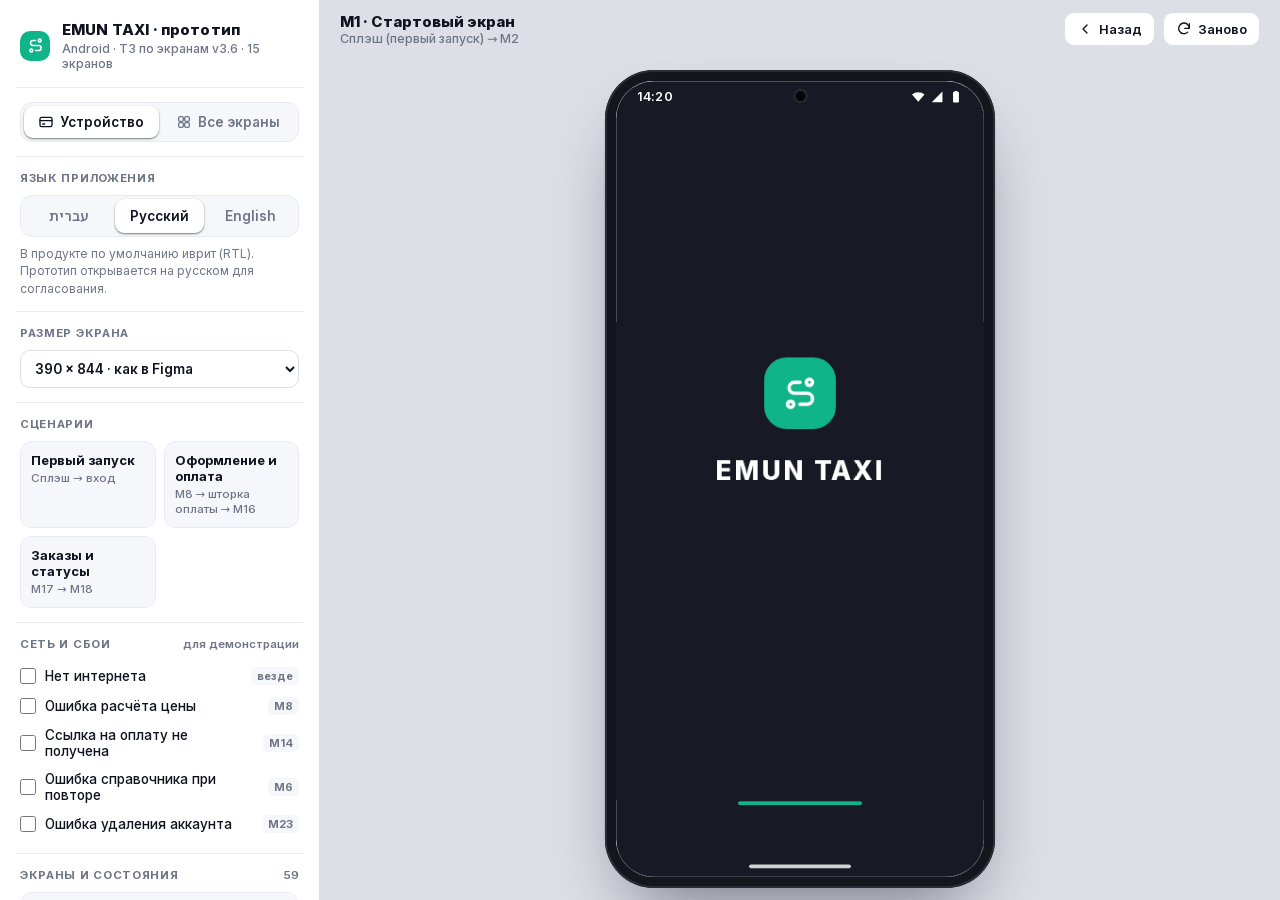
<file: index.html>
<!doctype html>
<html lang="ru">
<head>
<meta charset="utf-8">
<meta name="viewport" content="width=device-width, initial-scale=1, viewport-fit=cover">
<meta name="theme-color" content="#EEF0F4">
<link rel="icon" href="data:image/svg+xml,%3Csvg xmlns=%22http://www.w3.org/2000/svg%22 viewBox=%220 0 32 32%22%3E%3Crect width=%2232%22 height=%2232%22 rx=%229%22 fill=%22%230FB489%22/%3E%3Cg fill=%22none%22 stroke=%22white%22 stroke-width=%222.4%22 stroke-linecap=%22round%22 transform=%22translate(4 4)%22%3E%3Ccircle cx=%226%22 cy=%2219%22 r=%222%22/%3E%3Ccircle cx=%2218%22 cy=%225%22 r=%222%22/%3E%3Cpath d=%22M12 19h4.5a3.5 3.5 0 0 0 0-7h-8a3.5 3.5 0 0 1 0-7H12%22/%3E%3C/g%3E%3C/svg%3E">
<title>Прототип EMUN TAXI</title>
<link rel="stylesheet" href="css/fonts.css">
<!-- Emun Drive design system (copied verbatim from EmunTaxiPrices/figma-export/modern) -->
<link rel="stylesheet" href="css/emun-modern.css">
<link rel="stylesheet" href="css/app.css">
<link rel="stylesheet" href="css/shell.css">
</head>
<body>
<div class="shell">
  <aside class="shell-panel" aria-label="Панель прототипа"></aside>
  <main class="stage">
    <div class="stage-bar"></div>
    <div class="device-wrap">
      <div class="device">
        <div class="device-screen"><div class="app" id="app"></div></div>
      </div>
    </div>
    <div class="board"></div>
  </main>
</div>
<script src="js/icons.js"></script>
<script src="js/data.js"></script>
<script src="js/i18n.js"></script>
<script src="js/ui.js"></script>
<script src="js/app.js"></script>
<script src="js/screens/auth.js"></script>
<script src="js/screens/order.js"></script>
<script src="js/screens/payment.js"></script>
<script src="js/screens/orders.js"></script>
<script src="js/screens/profile.js"></script>
<script src="js/screens/sheets.js"></script>
<script src="js/catalog.js"></script>
<script src="js/shell.js"></script>
</body>
</html>
</file>
<file: css/fonts.css>
/* Local copies of Inter and Noto Sans Hebrew (SIL Open Font License 1.1) — work offline. */
/* cyrillic-ext */
@font-face {
  font-family: 'Inter';
  font-style: normal;
  font-weight: 400;
  font-display: swap;
  src: url(../fonts/inter-cyrillic-ext-724915.woff2) format('woff2');
  unicode-range: U+0460-052F, U+1C80-1C8A, U+20B4, U+2DE0-2DFF, U+A640-A69F, U+FE2E-FE2F;
}
/* cyrillic */
@font-face {
  font-family: 'Inter';
  font-style: normal;
  font-weight: 400;
  font-display: swap;
  src: url(../fonts/inter-cyrillic-e34c5f.woff2) format('woff2');
  unicode-range: U+0301, U+0400-045F, U+0490-0491, U+04B0-04B1, U+2116;
}
/* latin-ext */
@font-face {
  font-family: 'Inter';
  font-style: normal;
  font-weight: 400;
  font-display: swap;
  src: url(../fonts/inter-latin-ext-749a30.woff2) format('woff2');
  unicode-range: U+0100-02BA, U+02BD-02C5, U+02C7-02CC, U+02CE-02D7, U+02DD-02FF, U+0304, U+0308, U+0329, U+1D00-1DBF, U+1E00-1E9F, U+1EF2-1EFF, U+2020, U+20A0-20AB, U+20AD-20C4, U+2113, U+2C60-2C7F, U+A720-A7FF;
}
/* latin */
@font-face {
  font-family: 'Inter';
  font-style: normal;
  font-weight: 400;
  font-display: swap;
  src: url(../fonts/inter-latin-1ab1ad.woff2) format('woff2');
  unicode-range: U+0000-00FF, U+0131, U+0152-0153, U+02BB-02BC, U+02C6, U+02DA, U+02DC, U+0304, U+0308, U+0329, U+2000-206F, U+20AC, U+2122, U+2191, U+2193, U+2212, U+2215, U+FEFF, U+FFFD;
}
/* cyrillic-ext */
@font-face {
  font-family: 'Inter';
  font-style: normal;
  font-weight: 500;
  font-display: swap;
  src: url(../fonts/inter-cyrillic-ext-724915.woff2) format('woff2');
  unicode-range: U+0460-052F, U+1C80-1C8A, U+20B4, U+2DE0-2DFF, U+A640-A69F, U+FE2E-FE2F;
}
/* cyrillic */
@font-face {
  font-family: 'Inter';
  font-style: normal;
  font-weight: 500;
  font-display: swap;
  src: url(../fonts/inter-cyrillic-e34c5f.woff2) format('woff2');
  unicode-range: U+0301, U+0400-045F, U+0490-0491, U+04B0-04B1, U+2116;
}
/* latin-ext */
@font-face {
  font-family: 'Inter';
  font-style: normal;
  font-weight: 500;
  font-display: swap;
  src: url(../fonts/inter-latin-ext-749a30.woff2) format('woff2');
  unicode-range: U+0100-02BA, U+02BD-02C5, U+02C7-02CC, U+02CE-02D7, U+02DD-02FF, U+0304, U+0308, U+0329, U+1D00-1DBF, U+1E00-1E9F, U+1EF2-1EFF, U+2020, U+20A0-20AB, U+20AD-20C4, U+2113, U+2C60-2C7F, U+A720-A7FF;
}
/* latin */
@font-face {
  font-family: 'Inter';
  font-style: normal;
  font-weight: 500;
  font-display: swap;
  src: url(../fonts/inter-latin-1ab1ad.woff2) format('woff2');
  unicode-range: U+0000-00FF, U+0131, U+0152-0153, U+02BB-02BC, U+02C6, U+02DA, U+02DC, U+0304, U+0308, U+0329, U+2000-206F, U+20AC, U+2122, U+2191, U+2193, U+2212, U+2215, U+FEFF, U+FFFD;
}
/* cyrillic-ext */
@font-face {
  font-family: 'Inter';
  font-style: normal;
  font-weight: 600;
  font-display: swap;
  src: url(../fonts/inter-cyrillic-ext-724915.woff2) format('woff2');
  unicode-range: U+0460-052F, U+1C80-1C8A, U+20B4, U+2DE0-2DFF, U+A640-A69F, U+FE2E-FE2F;
}
/* cyrillic */
@font-face {
  font-family: 'Inter';
  font-style: normal;
  font-weight: 600;
  font-display: swap;
  src: url(../fonts/inter-cyrillic-e34c5f.woff2) format('woff2');
  unicode-range: U+0301, U+0400-045F, U+0490-0491, U+04B0-04B1, U+2116;
}
/* latin-ext */
@font-face {
  font-family: 'Inter';
  font-style: normal;
  font-weight: 600;
  font-display: swap;
  src: url(../fonts/inter-latin-ext-749a30.woff2) format('woff2');
  unicode-range: U+0100-02BA, U+02BD-02C5, U+02C7-02CC, U+02CE-02D7, U+02DD-02FF, U+0304, U+0308, U+0329, U+1D00-1DBF, U+1E00-1E9F, U+1EF2-1EFF, U+2020, U+20A0-20AB, U+20AD-20C4, U+2113, U+2C60-2C7F, U+A720-A7FF;
}
/* latin */
@font-face {
  font-family: 'Inter';
  font-style: normal;
  font-weight: 600;
  font-display: swap;
  src: url(../fonts/inter-latin-1ab1ad.woff2) format('woff2');
  unicode-range: U+0000-00FF, U+0131, U+0152-0153, U+02BB-02BC, U+02C6, U+02DA, U+02DC, U+0304, U+0308, U+0329, U+2000-206F, U+20AC, U+2122, U+2191, U+2193, U+2212, U+2215, U+FEFF, U+FFFD;
}
/* cyrillic-ext */
@font-face {
  font-family: 'Inter';
  font-style: normal;
  font-weight: 700;
  font-display: swap;
  src: url(../fonts/inter-cyrillic-ext-724915.woff2) format('woff2');
  unicode-range: U+0460-052F, U+1C80-1C8A, U+20B4, U+2DE0-2DFF, U+A640-A69F, U+FE2E-FE2F;
}
/* cyrillic */
@font-face {
  font-family: 'Inter';
  font-style: normal;
  font-weight: 700;
  font-display: swap;
  src: url(../fonts/inter-cyrillic-e34c5f.woff2) format('woff2');
  unicode-range: U+0301, U+0400-045F, U+0490-0491, U+04B0-04B1, U+2116;
}
/* latin-ext */
@font-face {
  font-family: 'Inter';
  font-style: normal;
  font-weight: 700;
  font-display: swap;
  src: url(../fonts/inter-latin-ext-749a30.woff2) format('woff2');
  unicode-range: U+0100-02BA, U+02BD-02C5, U+02C7-02CC, U+02CE-02D7, U+02DD-02FF, U+0304, U+0308, U+0329, U+1D00-1DBF, U+1E00-1E9F, U+1EF2-1EFF, U+2020, U+20A0-20AB, U+20AD-20C4, U+2113, U+2C60-2C7F, U+A720-A7FF;
}
/* latin */
@font-face {
  font-family: 'Inter';
  font-style: normal;
  font-weight: 700;
  font-display: swap;
  src: url(../fonts/inter-latin-1ab1ad.woff2) format('woff2');
  unicode-range: U+0000-00FF, U+0131, U+0152-0153, U+02BB-02BC, U+02C6, U+02DA, U+02DC, U+0304, U+0308, U+0329, U+2000-206F, U+20AC, U+2122, U+2191, U+2193, U+2212, U+2215, U+FEFF, U+FFFD;
}
/* cyrillic-ext */
@font-face {
  font-family: 'Inter';
  font-style: normal;
  font-weight: 800;
  font-display: swap;
  src: url(../fonts/inter-cyrillic-ext-724915.woff2) format('woff2');
  unicode-range: U+0460-052F, U+1C80-1C8A, U+20B4, U+2DE0-2DFF, U+A640-A69F, U+FE2E-FE2F;
}
/* cyrillic */
@font-face {
  font-family: 'Inter';
  font-style: normal;
  font-weight: 800;
  font-display: swap;
  src: url(../fonts/inter-cyrillic-e34c5f.woff2) format('woff2');
  unicode-range: U+0301, U+0400-045F, U+0490-0491, U+04B0-04B1, U+2116;
}
/* latin-ext */
@font-face {
  font-family: 'Inter';
  font-style: normal;
  font-weight: 800;
  font-display: swap;
  src: url(../fonts/inter-latin-ext-749a30.woff2) format('woff2');
  unicode-range: U+0100-02BA, U+02BD-02C5, U+02C7-02CC, U+02CE-02D7, U+02DD-02FF, U+0304, U+0308, U+0329, U+1D00-1DBF, U+1E00-1E9F, U+1EF2-1EFF, U+2020, U+20A0-20AB, U+20AD-20C4, U+2113, U+2C60-2C7F, U+A720-A7FF;
}
/* latin */
@font-face {
  font-family: 'Inter';
  font-style: normal;
  font-weight: 800;
  font-display: swap;
  src: url(../fonts/inter-latin-1ab1ad.woff2) format('woff2');
  unicode-range: U+0000-00FF, U+0131, U+0152-0153, U+02BB-02BC, U+02C6, U+02DA, U+02DC, U+0304, U+0308, U+0329, U+2000-206F, U+20AC, U+2122, U+2191, U+2193, U+2212, U+2215, U+FEFF, U+FFFD;
}
/* hebrew */
@font-face {
  font-family: 'Noto Sans Hebrew';
  font-style: normal;
  font-weight: 400;
  font-stretch: 100%;
  font-display: swap;
  src: url(../fonts/notohebrew-hebrew-1be36c.woff2) format('woff2');
  unicode-range: U+0307-0308, U+0590-05FF, U+200C-2010, U+20AA, U+25CC, U+FB1D-FB4F;
}
/* hebrew */
@font-face {
  font-family: 'Noto Sans Hebrew';
  font-style: normal;
  font-weight: 500;
  font-stretch: 100%;
  font-display: swap;
  src: url(../fonts/notohebrew-hebrew-1be36c.woff2) format('woff2');
  unicode-range: U+0307-0308, U+0590-05FF, U+200C-2010, U+20AA, U+25CC, U+FB1D-FB4F;
}
/* hebrew */
@font-face {
  font-family: 'Noto Sans Hebrew';
  font-style: normal;
  font-weight: 600;
  font-stretch: 100%;
  font-display: swap;
  src: url(../fonts/notohebrew-hebrew-1be36c.woff2) format('woff2');
  unicode-range: U+0307-0308, U+0590-05FF, U+200C-2010, U+20AA, U+25CC, U+FB1D-FB4F;
}
/* hebrew */
@font-face {
  font-family: 'Noto Sans Hebrew';
  font-style: normal;
  font-weight: 700;
  font-stretch: 100%;
  font-display: swap;
  src: url(../fonts/notohebrew-hebrew-1be36c.woff2) format('woff2');
  unicode-range: U+0307-0308, U+0590-05FF, U+200C-2010, U+20AA, U+25CC, U+FB1D-FB4F;
}
/* hebrew */
@font-face {
  font-family: 'Noto Sans Hebrew';
  font-style: normal;
  font-weight: 800;
  font-stretch: 100%;
  font-display: swap;
  src: url(../fonts/notohebrew-hebrew-1be36c.woff2) format('woff2');
  unicode-range: U+0307-0308, U+0590-05FF, U+200C-2010, U+20AA, U+25CC, U+FB1D-FB4F;
}
</file>
<file: css/emun-modern.css>
/* Emun Drive — modern design system (shared) */
/* Copied verbatim from EmunTaxiPrices/figma-export/modern/emun-modern.css.
   Only change: the Google Fonts @import is replaced by the local css/fonts.css (offline use). */

:root{
  --bg:#EEF0F4;
  --surface:#FFFFFF;
  --surface-2:#F6F7FA;
  --ink:#0F1320;
  --ink-2:#3B4150;
  --muted:#8B91A1;
  --line:#E8EAF0;
  --line-2:#DCDFE7;
  --brand:#0FB489;
  --brand-strong:#0A8C6B;
  --brand-tint:#E5F7F1;
  --amber:#FF9F0A;
  --amber-tint:#FFF2DC;
  --night:#171A24;
  --danger:#E5484D;
  --danger-tint:#FDECEC;
  --warn:#E8830C;
  --warn-tint:#FFF1DF;
  --r-xl:30px;--r-lg:22px;--r-md:16px;--r-sm:12px;
  /* "fixed" design: flat — elevation replaced by 1px borders */
  --shadow:none;
  --shadow-sm:none;
  --shadow-up:none;
}
*{box-sizing:border-box;margin:0;padding:0;-webkit-tap-highlight-color:transparent}
body{font-family:'Inter',system-ui,-apple-system,sans-serif;background:#D9DCE4;display:flex;justify-content:center;align-items:flex-start;flex-wrap:wrap;gap:34px;min-height:100vh;padding:34px;color:var(--ink)}
.phone{width:390px;background:var(--bg);border-radius:46px;padding:12px;box-shadow:0 40px 90px -30px rgba(15,19,32,.55)}
.screen{background:var(--bg);border-radius:36px;overflow:hidden;position:relative;min-height:844px;display:flex;flex-direction:column}

/* inline-svg icon */
.ic{width:1em;height:1em;display:block;flex:none;stroke:currentColor;fill:none;stroke-width:2;stroke-linecap:round;stroke-linejoin:round}
.ic.fill{fill:currentColor;stroke:none}

/* status bar */
.sbar{display:flex;justify-content:space-between;align-items:center;padding:14px 26px 6px;font-size:15px;font-weight:600;flex:none}
.sbar .r{display:flex;gap:7px;align-items:center;font-size:16px}

.body{padding:8px 18px 22px;flex:1;display:flex;flex-direction:column}
.grow{flex:1}

/* header */
.hdr{display:flex;align-items:center;gap:14px;padding:10px 4px 18px}
.hdr.sb{justify-content:space-between}
.hdr .lead{display:flex;flex-direction:column;gap:3px}
.kick{display:flex;align-items:center;gap:7px;font-size:12.5px;font-weight:600;color:var(--brand-strong);letter-spacing:.02em}
.kick .live{width:7px;height:7px;border-radius:50%;background:var(--brand);box-shadow:0 0 0 4px var(--brand-tint)}
.h1{font-size:27px;font-weight:800;letter-spacing:-.02em;white-space:nowrap}
.h1.sm{font-size:23px}
.iconbtn{width:46px;height:46px;border-radius:15px;background:var(--surface);display:flex;align-items:center;justify-content:center;font-size:22px;color:var(--ink);box-shadow:var(--shadow-sm);border:1px solid var(--line);flex:none;position:relative}
.menu{position:relative}
.menu .nb{position:absolute;top:-5px;right:-5px;min-width:19px;height:19px;border-radius:10px;background:var(--amber);color:#231300;font-size:11px;font-weight:700;display:flex;align-items:center;justify-content:center;padding:0 5px;border:2px solid var(--bg)}

/* route card */
.route{background:var(--surface);border-radius:var(--r-lg);box-shadow:var(--shadow);padding:6px 16px;border:1px solid var(--line);display:flex;align-items:center;gap:12px}
.rrows{flex:1;min-width:0}
.rrow{display:flex;align-items:center;gap:14px;padding:15px 0}
.rrow+.rrow{border-top:1px solid var(--line)}
.node{width:26px;display:flex;align-items:center;justify-content:center;flex:none}
.dot{width:13px;height:13px;border-radius:50%;border:3px solid var(--brand);background:var(--surface)}
.dot.dest{border:none;border-radius:4px;background:var(--ink);width:12px;height:12px}
.dot.empty{border-color:var(--line-2);background:var(--surface)}
.rinfo{display:flex;flex-direction:column;gap:3px;min-width:0}
.rlabel{font-size:11.5px;font-weight:600;color:var(--muted);text-transform:uppercase;letter-spacing:.06em}
.rplace{font-size:17px;font-weight:700;letter-spacing:-.01em;white-space:nowrap;overflow:hidden;text-overflow:ellipsis}
.rplace.muted{color:var(--muted);font-weight:600}
.swap{flex:none;width:48px;height:48px;border-radius:16px;background:var(--brand);color:#fff;display:flex;align-items:center;justify-content:center;font-size:22px;border:3px solid var(--surface)}

/* meta chips */
.chips{display:flex;gap:10px;margin:18px 0 4px}
.chip{flex:1;background:var(--surface);border:1px solid var(--line);border-radius:var(--r-md);padding:13px 8px;display:flex;flex-direction:column;align-items:center;gap:5px;box-shadow:var(--shadow-sm)}
.chip .ic{font-size:21px;color:var(--brand-strong)}
.chip .v{font-size:15px;font-weight:700;white-space:nowrap}
.chip .l{font-size:11px;font-weight:500;color:var(--muted)}

/* section label */
.seclabel{display:flex;align-items:center;justify-content:space-between;margin:22px 4px 12px}
.seclabel .t{font-size:13px;font-weight:700;color:var(--ink-2);letter-spacing:.01em}
.seclabel .h{font-size:12px;font-weight:500;color:var(--muted)}
.seclbl{font-size:12px;font-weight:700;color:var(--muted);text-transform:uppercase;letter-spacing:.05em;margin:20px 6px 10px}

/* price cards */
.prices{display:grid;grid-template-columns:1fr 1fr;gap:12px}
.pc{border-radius:var(--r-lg);padding:18px 18px 20px;overflow:hidden;box-shadow:var(--shadow);display:flex;flex-direction:column}
.pc.day{background:var(--surface);border:1px solid var(--line)}
.pc.night{background:var(--night);color:#fff}
.pc .ptop{display:flex;align-items:center;justify-content:space-between;margin-bottom:14px}
.badge{width:38px;height:38px;border-radius:12px;display:flex;align-items:center;justify-content:center;font-size:21px;flex:none}
.pc.day .badge{background:var(--amber-tint);color:var(--amber)}
.pc.night .badge{background:rgba(255,255,255,.12);color:#fff}
.edit{width:30px;height:30px;border-radius:9px;display:flex;align-items:center;justify-content:center;font-size:16px;border:1px solid var(--line);color:var(--muted);flex:none}
.pc.night .edit{border-color:rgba(255,255,255,.18);color:rgba(255,255,255,.7)}
.ptag{font-size:12px;font-weight:600;letter-spacing:.04em;text-transform:uppercase;color:var(--muted);white-space:nowrap}
.pc.night .ptag{color:rgba(255,255,255,.55)}
.pval{display:flex;align-items:baseline;gap:5px;margin-top:6px}
.pval .cur{font-size:19px;font-weight:600;color:var(--muted)}
.pc.night .pval .cur{color:rgba(255,255,255,.6)}
.pval .num{font-size:40px;font-weight:800;letter-spacing:-.03em;line-height:1;font-variant-numeric:tabular-nums}
.psub{margin-top:9px;font-size:11.5px;font-weight:500;color:var(--muted);display:flex;align-items:center;gap:5px;white-space:nowrap}
.pc.night .psub{color:rgba(255,255,255,.5)}

/* note */
.note{display:flex;gap:10px;align-items:flex-start;margin:18px 6px 0;font-size:12.5px;line-height:1.5;color:var(--muted)}
.note .ic{font-size:16px;color:var(--brand-strong);margin-top:1px}

/* manual price pill */
.mpill{display:inline-flex;align-items:center;gap:8px;align-self:flex-start;margin:16px 2px 2px;padding:9px 14px;border-radius:999px;background:var(--amber-tint);color:#8a5a00;font-size:13px;font-weight:600}
.mpill .ic{font-size:16px}

/* ad */
.ad{margin-top:20px;background:var(--surface-2);border:1px dashed #CCD1DC;border-radius:var(--r-lg);padding:16px 18px;display:flex;align-items:center;justify-content:space-between;gap:14px}
.ad .al{display:flex;flex-direction:column;gap:5px}
.ad .ak{font-size:11px;font-weight:700;letter-spacing:.08em;text-transform:uppercase;color:var(--muted)}
.ad .at{font-size:15px;font-weight:600;color:var(--ink-2);line-height:1.3}
.ad .ai{width:92px;height:58px;border-radius:14px;background:linear-gradient(135deg,#E4E7EE,#F1F3F7);display:flex;align-items:center;justify-content:center;color:#AAB0BE;font-size:22px;flex:none}
.ad.center{flex-direction:column;gap:8px;color:var(--muted);text-align:center;padding:22px 18px}
.ad.center .ai{width:auto;height:auto;background:none;font-size:34px;color:#C2C7D2}

/* list card */
.list{background:var(--surface);border:1px solid var(--line);border-radius:var(--r-lg);box-shadow:var(--shadow-sm);overflow:hidden}
.lrow{display:flex;align-items:center;justify-content:space-between;gap:12px;padding:17px 18px;font-size:16px;font-weight:600;color:var(--ink)}
.lrow+.lrow{border-top:1px solid var(--line)}
.lrow .lmain{display:flex;flex-direction:column;gap:3px;min-width:0}
.lrow .lsub{font-size:13px;font-weight:500;color:var(--muted)}
.lrow .lleft{display:flex;align-items:center;gap:13px;min-width:0}
.lrow .ricon{display:flex;align-items:center;gap:11px;color:var(--muted);font-size:20px}
.lrow.on{color:var(--brand-strong)}
.lava{width:40px;height:40px;border-radius:12px;background:var(--brand-tint);color:var(--brand-strong);display:flex;align-items:center;justify-content:center;font-size:21px;flex:none}
.check{color:var(--brand);font-size:22px}
.chev{color:var(--muted);font-size:20px}
.insert{color:var(--muted);font-size:19px}
.cur-sym{width:32px;height:32px;border-radius:9px;background:var(--surface-2);display:flex;align-items:center;justify-content:center;font-size:16px;font-weight:700;color:var(--ink-2);flex:none}
.badge-pill{min-width:22px;height:22px;border-radius:11px;background:var(--brand);color:#fff;font-size:12px;font-weight:700;display:flex;align-items:center;justify-content:center;padding:0 7px}

/* search field */
.search{display:flex;align-items:center;gap:11px;background:var(--surface);border:1px solid var(--line);border-radius:var(--r-md);padding:14px 16px;box-shadow:var(--shadow-sm);font-size:16px}
.search .mg{color:var(--brand-strong);font-size:21px}
.search .ph{flex:1;color:var(--muted);font-weight:500}
.search .val{flex:1;color:var(--ink);font-weight:600}
.search .car{color:var(--brand);font-weight:400}
.search .cx{color:var(--muted);font-size:20px}

/* banners */
.banner{display:flex;align-items:center;gap:10px;border-radius:var(--r-md);padding:13px 16px;font-size:14px;font-weight:600;margin-bottom:4px}
.banner .ic{font-size:20px;flex:none}
.banner.err{background:var(--danger-tint);color:#9b2c2c}
.banner.warn{background:var(--warn-tint);color:#8a5008}
.warn-card{display:flex;align-items:flex-start;gap:11px;background:var(--warn-tint);color:#8a5008;border-radius:var(--r-md);padding:14px 16px;font-size:14px;font-weight:600;line-height:1.45}
.warn-card .ic{font-size:20px;flex:none;margin-top:1px}

/* state box (empty / error) — "fixed": wrapped in a bordered card */
.statebox{display:flex;flex-direction:column;align-items:center;justify-content:center;text-align:center;gap:6px;padding:44px 24px;margin-top:16px;background:var(--surface);border:1px solid var(--line);border-radius:var(--r-lg)}
.state-ic{width:78px;height:78px;border-radius:24px;background:var(--surface);border:1px solid var(--line);box-shadow:var(--shadow-sm);display:flex;align-items:center;justify-content:center;font-size:34px;color:var(--muted);margin-bottom:12px}
.state-ic.brand{background:var(--brand-tint);border-color:transparent;color:var(--brand-strong)}
.state-ic.danger{background:var(--danger-tint);border-color:transparent;color:var(--danger)}
.st{font-size:19px;font-weight:700}
.ss{font-size:14px;font-weight:500;color:var(--muted);line-height:1.5}

/* skeleton */
.sk{background:linear-gradient(100deg,#E7E9EF 30%,#F1F2F6 50%,#E7E9EF 70%);background-size:200% 100%;animation:shine 1.3s infinite linear;border-radius:8px}
@keyframes shine{to{background-position:-200% 0}}
.sk-card{background:var(--surface);border:1px solid var(--line);border-radius:var(--r-lg);box-shadow:var(--shadow-sm);padding:18px}

/* buttons */
.btn-primary{display:flex;align-items:center;justify-content:center;gap:9px;background:var(--brand);color:#fff;font-size:16px;font-weight:700;border-radius:16px;padding:16px}
.btn-soft{display:flex;align-items:center;justify-content:center;gap:9px;background:var(--ink);color:#fff;font-size:16px;font-weight:700;border-radius:16px;padding:16px}
.btn-sec{display:inline-flex;align-items:center;justify-content:center;gap:9px;background:var(--surface);border:1px solid var(--line-2);color:var(--ink);font-size:15px;font-weight:700;border-radius:14px;padding:13px 20px}
.btn-ghost{display:flex;align-items:center;justify-content:center;color:var(--muted);font-size:15px;font-weight:600;padding:12px}
.btn-link{display:flex;align-items:center;justify-content:center;color:var(--brand-strong);font-size:15px;font-weight:700;padding:12px}

/* bottom sheet */
.scrim{position:absolute;inset:0;background:rgba(15,19,32,.42);backdrop-filter:blur(1px)}
.dim{filter:saturate(.92) brightness(.99)}
.sheet{position:absolute;left:0;right:0;bottom:0;background:var(--surface);border-radius:28px 28px 0 0;box-shadow:var(--shadow-up);padding:10px 22px 30px;display:flex;flex-direction:column;gap:12px}
.sheet.center{align-items:center;text-align:center}
.handle{width:44px;height:5px;border-radius:3px;background:var(--line-2);align-self:center;margin:0 0 8px}
.sh-title{font-size:21px;font-weight:800;letter-spacing:-.01em}
.sh-sub{font-size:14px;font-weight:500;color:var(--muted);line-height:1.5}
.sh-route{display:flex;align-items:center;gap:8px;font-size:15px;font-weight:700;color:var(--ink-2)}
.sh-route .ic{font-size:18px;color:var(--brand)}
.okcircle{width:74px;height:74px;border-radius:50%;background:var(--brand-tint);color:var(--brand-strong);display:flex;align-items:center;justify-content:center;font-size:38px;margin:6px 0 4px}
.okcircle.err{background:var(--danger-tint);color:var(--danger)}
.field{display:flex;align-items:center;justify-content:space-between;gap:10px;background:var(--surface-2);border:1px solid var(--line);border-radius:14px;padding:15px 16px;margin-top:2px}
.field .pls{font-size:16px;font-weight:600;color:var(--muted)}
.field .sym{font-size:18px;font-weight:700;color:var(--ink-2)}

/* home indicator */
.homebar{height:5px;width:128px;border-radius:3px;background:var(--ink);opacity:.85;margin:16px auto 8px;flex:none}

/* ===== form widgets ===== */
/* toggle / switch */
.switch{width:52px;height:31px;border-radius:999px;background:var(--line-2);position:relative;flex:none;transition:background .2s}
.switch .knob{position:absolute;top:3px;left:3px;width:25px;height:25px;border-radius:50%;background:#fff;box-shadow:0 2px 5px -1px rgba(15,19,32,.35)}
.switch.on{background:var(--brand)}
.switch.on .knob{left:24px}
.switch.dis{background:var(--line);opacity:.6}

/* segmented control */
.segment{display:inline-flex;background:var(--surface-2);border:1px solid var(--line);border-radius:14px;padding:4px;gap:2px}
.segment .seg{padding:9px 18px;border-radius:10px;font-size:14px;font-weight:600;color:var(--muted);white-space:nowrap}
.segment .seg.on{background:var(--surface);color:var(--ink);box-shadow:var(--shadow-sm)}

/* checkbox */
.cbox{width:24px;height:24px;border-radius:7px;border:2px solid var(--line-2);background:var(--surface);display:flex;align-items:center;justify-content:center;flex:none;color:transparent;font-size:15px}
.cbox.on{background:var(--brand);border-color:var(--brand);color:#fff}

/* radio */
.radio{width:24px;height:24px;border-radius:50%;border:2px solid var(--line-2);background:var(--surface);display:flex;align-items:center;justify-content:center;flex:none}
.radio.on{border-color:var(--brand)}
.radio.on::after{content:"";width:12px;height:12px;border-radius:50%;background:var(--brand)}

/* stepper */
.stepper{display:inline-flex;align-items:center;gap:14px;background:var(--surface-2);border:1px solid var(--line);border-radius:14px;padding:6px}
.stepper .sbtn{width:34px;height:34px;border-radius:10px;background:var(--surface);border:1px solid var(--line);display:flex;align-items:center;justify-content:center;font-size:18px;color:var(--ink)}
.stepper .sval{min-width:28px;text-align:center;font-size:16px;font-weight:700;font-variant-numeric:tabular-nums}

/* tag / pill label */
.tag{display:inline-flex;align-items:center;gap:6px;height:26px;padding:0 11px;border-radius:999px;font-size:12.5px;font-weight:600;background:var(--surface-2);color:var(--ink-2)}
.tag.brand{background:var(--brand-tint);color:var(--brand-strong)}
.tag.amber{background:var(--amber-tint);color:#8a5a00}
.tag.danger{background:var(--danger-tint);color:#9b2c2c}

/* progress bar */
.progress{height:8px;border-radius:999px;background:var(--line);overflow:hidden}
.progress .fillp{height:100%;border-radius:999px;background:var(--brand)}
</file>
<file: css/app.css>
/* EMUN TAXI — app layer.
   Built strictly on the Emun Drive tokens & components from emun-modern.css (copied
   verbatim from figma-export/modern). This file only adds what the new product needs:
   page scaffold, app bar, bottom navigation, inputs, OTP, transport tiles,
   timeline, sheets animation, snackbar. Logical properties → works in RTL (Hebrew). */

/* ---------- scaffold ---------- */
.app{
  --sat:32px;            /* status bar (edge-to-edge) */
  --sab:22px;            /* gesture navigation area */
  --pad:18px;
  --ease:cubic-bezier(.2,.8,.2,1);
  --tabbar-h:72px;
  position:absolute;inset:0;overflow:hidden;background:var(--bg);color:var(--ink);
  font-family:'Inter','Noto Sans Hebrew',system-ui,-apple-system,'Segoe UI',Roboto,sans-serif;
  -webkit-font-smoothing:antialiased;text-align:start;font-size:15px;line-height:1.35
}
:where(.app) button{font:inherit;color:inherit;background:none;border:0;cursor:pointer;text-align:inherit;-webkit-tap-highlight-color:transparent}
:where(.app) button:disabled{cursor:default}
:where(.app) input{font:inherit}
.app :focus-visible{outline:2px solid var(--brand);outline-offset:2px}
.app [dir=rtl] .flip, .app[dir=rtl] .flip{transform:scaleX(-1)}
.region{display:contents}
.viewport{position:absolute;inset:0;overflow:hidden}

.page{position:absolute;inset:0;display:flex;flex-direction:column;background:var(--bg);padding-top:var(--sat);
  transition:transform .32s var(--ease),opacity .32s var(--ease);will-change:transform}
.page.from-end{transform:translateX(100%)}
.app[dir=rtl] .page.from-end{transform:translateX(-100%)}
.page.to-start{transform:translateX(-24%)}
.app[dir=rtl] .page.to-start{transform:translateX(24%)}
.page.fade-in{opacity:0}
.page.hidden{visibility:hidden}
.page.noanim{transition:none}
.page.dark{background:var(--night);color:#fff}

.appbar{flex:none;display:flex;align-items:center;gap:12px;padding:6px 14px 10px;min-height:62px;border-bottom:1px solid transparent;transition:border-color .2s}
.appbar.root{padding:10px var(--pad) 12px}
.page.scrolled .appbar{border-bottom-color:var(--line)}
.ab-title{flex:1;min-width:0;display:flex;flex-direction:column;gap:3px}
.ab-title .h1{overflow:hidden;text-overflow:ellipsis}
.ab-end{display:flex;align-items:center;gap:8px;flex:none}
.iconbtn{cursor:pointer;transition:transform .12s,background .15s}
.iconbtn:active{transform:scale(.94);background:var(--surface-2)}
.iconbtn .ib-text{font-size:13px;font-weight:700;margin-inline-start:6px}
.iconbtn.pill{width:auto;padding:0 14px;border-radius:15px}

.scroll{flex:1;min-height:0;overflow-y:auto;overflow-x:hidden;-webkit-overflow-scrolling:touch;overscroll-behavior:contain;padding:2px var(--pad) 24px;scrollbar-width:none}
.scroll::-webkit-scrollbar{display:none}
.scroll.center{display:flex;flex-direction:column;justify-content:center}
.pg-banner{flex:none;padding:0 var(--pad) 10px}
.foot{flex:none;display:flex;flex-direction:column;gap:10px;padding:12px var(--pad) calc(var(--sab) + 12px);background:var(--bg);border-top:1px solid transparent;transition:border-color .2s}
.page.more-below .foot{border-top-color:var(--line)}
.foot .foot-hint{display:flex;align-items:center;justify-content:center;gap:7px;font-size:12.5px;font-weight:500;color:var(--muted);text-align:center;line-height:1.4}
.foot .foot-hint .ic{font-size:15px;flex:none}
.foot .foot-hint.warn{color:#8a5008}
.page:has(.tabbar) .foot{padding-bottom:12px}

/* ---------- buttons (Emun Drive classes + states) ---------- */
.btn-primary,.btn-soft{width:100%;min-height:54px;transition:transform .12s,filter .15s,background .15s}
.btn-primary:active:not(:disabled),.btn-soft:active:not(:disabled){transform:scale(.985);filter:brightness(.94)}
.btn-primary:disabled{background:var(--line-2);color:#fff}
.btn-primary.is-loading:disabled{background:var(--brand);opacity:.85}
.btn-primary .ic,.btn-soft .ic,.btn-sec .ic{font-size:19px}
.btn-sec.block{display:flex;width:100%;min-height:52px;font-size:16px;border-radius:16px}
.btn-sec:active:not(:disabled){background:var(--surface-2)}
.btn-sec.danger{color:var(--danger);border-color:#F2C4C6}
.btn-sec:disabled{color:var(--muted);opacity:.7}
.btn-link,.btn-ghost{cursor:pointer;border-radius:12px;gap:7px}
.btn-link .ic{font-size:17px}
.btn-link:active,.btn-ghost:active{background:rgba(15,19,32,.05)}
.btn-link.inline{display:inline-flex;padding:0;font-size:inherit}
.btn-row{display:flex;gap:10px}
.btn-row>*{flex:1}
.spin{width:20px;height:20px;border-radius:50%;border:2.5px solid currentColor;border-inline-end-color:transparent;animation:et-rot .8s linear infinite;flex:none;display:inline-block}
.spin.lg{width:30px;height:30px;border-width:3px}
.spin.brand{color:var(--brand)}
@keyframes et-rot{to{transform:rotate(360deg)}}

/* ---------- text field ---------- */
.tf{display:flex;flex-direction:column;gap:7px;min-width:0}
.tf-label{font-size:13px;font-weight:600;color:var(--ink-2);padding-inline:2px}
.tf-opt{font-weight:500;color:var(--muted)}
.tf-box{display:flex;align-items:center;gap:10px;background:var(--surface);border:1px solid var(--line-2);border-radius:14px;padding:0 14px;min-height:54px;transition:border-color .15s,box-shadow .15s}
.tf-box:focus-within{border-color:var(--brand);box-shadow:0 0 0 4px var(--brand-tint)}
.tf-box input{flex:1;min-width:0;width:100%;border:0;outline:0;background:transparent;font-size:16px;font-weight:600;color:var(--ink);padding:15px 0}
.tf-box input::placeholder{color:var(--muted);font-weight:500;opacity:1}
.tf-box>.ic{font-size:20px;color:var(--muted)}
.tf-box:focus-within>.ic{color:var(--brand-strong)}
.app[dir=rtl] .tf-box input[dir=ltr]{text-align:right}
.tf-help{display:flex;gap:6px;align-items:flex-start;font-size:13px;font-weight:500;color:var(--muted);line-height:1.4;padding-inline:2px}
.tf-help .ic{font-size:16px;flex:none;margin-top:1px}
.tf.err .tf-box{border-color:var(--danger);box-shadow:0 0 0 4px var(--danger-tint)}
.tf.err .tf-help{color:#B4282D}
.form{display:flex;flex-direction:column;gap:16px}
.lead{font-size:15px;font-weight:500;color:var(--ink-2);line-height:1.5;margin:2px 2px 20px}
.lead b{color:var(--ink);font-weight:700}

/* checkbox row */
.cb-row{display:flex;gap:12px;align-items:flex-start;padding:4px 2px;font-size:14px;font-weight:500;color:var(--ink-2);line-height:1.45}
.cb-row .cbox{margin-top:1px}
.cb-row .cbox .ic{font-size:15px;stroke-width:3}
.cb-row.err .cbox{border-color:var(--danger)}
.cb-row a,.lnk{color:var(--brand-strong);font-weight:700;text-decoration:none;cursor:pointer}

/* ---------- OTP ---------- */
.otp{position:relative;display:grid;grid-template-columns:repeat(6,1fr);gap:8px;direction:ltr}
.otp input{position:absolute;inset:0;width:100%;height:100%;opacity:0;border:0;z-index:2;font-size:16px;caret-color:transparent;color:transparent;background:transparent}
.otp .cell{height:60px;border-radius:14px;background:var(--surface);border:1px solid var(--line-2);display:flex;align-items:center;justify-content:center;font-size:24px;font-weight:700;font-variant-numeric:tabular-nums;transition:border-color .15s,box-shadow .15s}
.otp:focus-within .cell.cur{border-color:var(--brand);box-shadow:0 0 0 4px var(--brand-tint)}
.otp:focus-within .cell.cur::after{content:"";width:2px;height:26px;background:var(--brand);animation:et-blink 1s steps(1) infinite}
@keyframes et-blink{50%{opacity:0}}
.otp.err .cell{border-color:var(--danger);background:#FFF9F9}
.otp.dis .cell{background:var(--surface-2);color:var(--muted)}
.resend{display:flex;align-items:center;justify-content:center;gap:8px;font-size:14px;font-weight:500;color:var(--muted);min-height:44px}
.resend b{color:var(--ink-2);font-variant-numeric:tabular-nums}

/* ---------- lists (Emun Drive .list/.lrow) ---------- */
button.lrow{width:100%;cursor:pointer;transition:background .15s}
button.lrow:active:not(:disabled){background:var(--surface-2)}
.lrow .lmain{min-width:0}
.lrow .ltitle{overflow:hidden;text-overflow:ellipsis;white-space:nowrap}
.lrow .lsub{overflow:hidden;text-overflow:ellipsis;white-space:nowrap}
.lrow .lend{display:flex;align-items:center;gap:8px;flex:none;color:var(--muted)}
.lrow .lend .ic{font-size:20px}
.lrow.wrap .ltitle,.lrow.wrap .lsub{white-space:normal}
.lrow.danger{color:var(--danger)}
.lrow.dim .lleft{opacity:.5}
.lava{font-size:20px;font-weight:700}
.lava.neutral{background:var(--surface-2);color:var(--ink-2)}
.lava.danger{background:var(--danger-tint);color:var(--danger)}
.lava.amber{background:var(--amber-tint);color:#B86E00}
.lava.night{background:var(--night);color:#fff}
.list+.list{margin-top:12px}
.seclabel:first-child{margin-top:6px}

/* ---------- cards ---------- */
.card{background:var(--surface);border:1px solid var(--line);border-radius:var(--r-lg);padding:16px 18px}
.card+.card{margin-top:12px}
.kv{display:flex;align-items:center;justify-content:space-between;gap:12px;padding:12px 0;font-size:14.5px}
.kv+.kv{border-top:1px solid var(--line)}
.kv .k{color:var(--muted);font-weight:500;flex:none}
.kv .v{font-weight:700;text-align:end;min-width:0}
.money{display:inline-flex;align-items:baseline;gap:3px;font-variant-numeric:tabular-nums;white-space:nowrap;direction:ltr}
.money .cur{font-size:.68em;font-weight:600;color:var(--muted)}
.money .num{font-weight:800;letter-spacing:-.02em}
.rline{display:inline-flex;align-items:center;gap:6px;flex-wrap:wrap;min-width:0}
.rline .rarrow{font-size:15px;color:var(--muted);flex:none}
.tags{display:flex;flex-wrap:wrap;gap:6px}
.tag .ic{font-size:14px;stroke-width:2.4}
.hint-row{display:flex;align-items:center;gap:8px;font-size:13px;font-weight:500;color:var(--muted)}
.hint-row .ic{font-size:16px}

/* banners */
.banner .b-text{flex:1;line-height:1.35}
.banner .btn-link{padding:0;font-size:14px}
.banner.info{background:var(--brand-tint);color:var(--brand-strong)}
.warn-card.info{background:var(--brand-tint);color:var(--brand-strong)}
.warn-card.err{background:var(--danger-tint);color:#9b2c2c}
.warn-card.plain{background:var(--surface);border:1px solid var(--line);color:var(--ink-2);font-weight:500}
.warn-card .wc-actions{display:flex;gap:16px;margin-top:8px}
.warn-card .wc-actions .btn-link{padding:0;font-size:14px}
.warn-card b{font-weight:800}

/* state / hero */
.statebox{margin-top:8px}
.statebox.flat{background:none;border:0;padding:56px 12px}
.statebox .ss{max-width:290px}
.sb-actions{display:flex;flex-direction:column;align-items:center;gap:6px;margin-top:16px}
.state-ic .ic{stroke-width:1.8}
.hero{display:flex;flex-direction:column;align-items:center;text-align:center;gap:6px;padding:28px 8px 22px}
.hero .okcircle{width:84px;height:84px;font-size:40px;margin-bottom:10px}
.hero .okcircle.amber{background:var(--amber-tint);color:#C77800}
.hero .okcircle.wait{background:var(--brand-tint)}
.hero .okcircle .ic{stroke-width:2.2}
.hero-t{font-size:22px;font-weight:800;letter-spacing:-.01em;line-height:1.25}
.hero-s{font-size:14.5px;font-weight:500;color:var(--muted);line-height:1.5;max-width:300px}
.ring{width:84px;height:84px;border-radius:50%;border:5px solid var(--brand-tint);border-top-color:var(--brand);animation:et-rot 1s linear infinite}

/* ---------- bottom navigation ---------- */
.tabbar{flex:none;display:flex;background:var(--surface);border-top:1px solid var(--line);padding:8px 6px calc(var(--sab) + 4px)}
.tab{flex:1;display:flex;flex-direction:column;align-items:center;gap:4px;padding:2px 0;font-size:12px;font-weight:600;color:var(--muted)}
.tab .ind{width:60px;height:32px;border-radius:16px;display:flex;align-items:center;justify-content:center;font-size:22px;transition:background .2s,color .2s}
.tab.on{color:var(--brand-strong)}
.tab.on .ind{background:var(--brand-tint)}
.tab:active .ind{background:var(--surface-2)}

/* ---------- sheets & overlays (Emun Drive .scrim/.sheet + motion) ---------- */
.overlays{position:absolute;inset:0;pointer-events:none;z-index:20}
.ov{position:absolute;inset:0;pointer-events:auto}
.ov .scrim{opacity:0;transition:opacity .28s}
.ov.open .scrim{opacity:1}
.ov .sheet{transform:translateY(104%);transition:transform .32s var(--ease);padding-bottom:calc(var(--sab) + 18px);max-height:calc(100% - var(--sat) - 24px);overflow-y:auto}
.ov.open .sheet{transform:none}
.sheet .sh-sub{max-width:320px}
.sheet .sh-actions{display:flex;flex-direction:column;gap:8px;width:100%;margin-top:10px}
.sheet .okcircle .ic{stroke-width:2.2}
.sheet .okcircle.amber{background:var(--amber-tint);color:#C77800}
.sheet .okcircle.neutral{background:var(--surface-2);color:var(--ink-2)}
.sheet .sh-list{width:100%;text-align:start;margin-top:4px}
.sheet.center .sh-list .lrow{text-align:start}
.ov.full .ov-page{position:absolute;inset:0;background:#fff;transform:translateY(100%);transition:transform .34s var(--ease);display:flex;flex-direction:column;padding-top:var(--sat)}
.ov.full.open .ov-page{transform:none}

/* snackbar */
.snack{position:absolute;inset-inline:14px;bottom:calc(var(--sab) + 92px);z-index:30;background:var(--ink);color:#fff;border-radius:14px;padding:14px 16px;font-size:14px;font-weight:600;display:flex;gap:10px;align-items:center;line-height:1.35;
  opacity:0;transform:translateY(12px);transition:opacity .2s,transform .25s var(--ease);pointer-events:none}
.snack.above-tabs{bottom:calc(var(--sab) + var(--tabbar-h) + 18px)}
.snack.show{opacity:1;transform:none}
.snack .ic{font-size:19px;flex:none;color:#7FE3C6}

/* ---------- system bars (fake Android chrome, edge-to-edge) ---------- */
.sys{position:absolute;inset-inline:0;z-index:40;pointer-events:none;color:var(--ink);transition:color .2s}
.sys.status{top:0;height:var(--sat);display:flex;align-items:center;justify-content:space-between;padding:0 22px;font-size:13.5px;font-weight:600;letter-spacing:.01em}
.sys-r{display:flex;align-items:center;gap:5px}
.sys-ic{width:15px;height:15px}
.sys-ic .f{fill:currentColor}
.sys.navpill{bottom:0;height:var(--sab);display:flex;align-items:center;justify-content:center}
.sys.navpill span{width:108px;height:4px;border-radius:2px;background:currentColor;opacity:.8}
.app.sys-light .sys{color:#fff}
.app.no-chrome{--sat:env(safe-area-inset-top,0px);--sab:env(safe-area-inset-bottom,0px)}
.app.no-chrome .sys{display:none}

/* ---------- brand ---------- */
.brandmark{width:44px;height:44px;border-radius:14px;background:var(--brand);color:#fff;display:inline-flex;align-items:center;justify-content:center;font-size:24px;flex:none}
.brandmark .ic{stroke-width:2.2}
.brandmark.lg{width:76px;height:76px;border-radius:24px;font-size:40px}
.brandmark.sm{width:30px;height:30px;border-radius:10px;font-size:17px}
.wordmark{font-weight:800;letter-spacing:.08em;font-size:15px}

/* ---------- M1 splash ---------- */
.splash{flex:1;display:flex;flex-direction:column;align-items:center;justify-content:center;gap:16px;padding:24px;text-align:center}
.splash .wordmark{font-size:28px;margin-top:10px}
.splash .sub{font-size:15px;font-weight:500;color:rgba(255,255,255,.6)}
.splash-foot{flex:none;display:flex;flex-direction:column;align-items:center;gap:12px;padding:0 24px calc(var(--sab) + 54px);min-height:150px;justify-content:flex-end}
.splash-foot .progress{width:132px;height:4px;background:rgba(255,255,255,.12)}
.splash-foot .progress .fillp{width:0;animation:et-fill 1.5s var(--ease) forwards}
.splash-foot .cap{font-size:13.5px;font-weight:500;color:rgba(255,255,255,.55)}
@keyframes et-fill{to{width:100%}}
.frozen .splash-foot .progress .fillp{animation:none;width:58%}

/* ---------- M2 auth entry ---------- */
.auth-top{display:flex;align-items:center;justify-content:space-between;padding:12px var(--pad) 0;flex:none}
.auth-brand{display:flex;align-items:center;gap:10px}
.auth-hero{padding:46px 4px 0}
.auth-hero .h1{font-size:30px;white-space:normal;line-height:1.15;margin:22px 0 12px}
.auth-hero p{font-size:15.5px;font-weight:500;color:var(--ink-2);line-height:1.55;max-width:330px}

/* ---------- M6 services ---------- */
.svc-hero{display:block;width:100%;background:var(--night);color:#fff;border-radius:var(--r-xl);padding:20px 20px 18px;position:relative;overflow:hidden;cursor:pointer;transition:transform .12s}
.svc-hero:active{transform:scale(.99)}
.svc-hero .sh-top{display:flex;align-items:center;justify-content:space-between}
.svc-hero .badge{width:46px;height:46px;border-radius:14px;background:rgba(255,255,255,.1);color:#fff;font-size:24px;display:flex;align-items:center;justify-content:center}
.svc-hero .sh-name{font-size:25px;font-weight:800;letter-spacing:-.02em;margin-top:18px}
.svc-hero .sh-cta{display:flex;align-items:center;justify-content:space-between;margin-top:18px;padding-top:16px;border-top:1px solid rgba(255,255,255,.1);font-size:15px;font-weight:700}
.svc-hero .sh-go{width:40px;height:40px;border-radius:13px;background:var(--brand);display:flex;align-items:center;justify-content:center;font-size:20px}

/* ---------- M8 transfer ---------- */
.route{padding:4px 8px 4px 16px;padding-inline:16px 10px}
button.rrow{width:100%;cursor:pointer;padding:12px 0;border-radius:0}
.rrow .rinfo{flex:1}
.route .swap{cursor:pointer;transition:transform .25s var(--ease)}
.route .swap:disabled{background:var(--line-2)}
.route .swap.spun{transform:rotate(180deg)}
.route.warn{border-color:#F5C37A;box-shadow:0 0 0 4px var(--warn-tint)}
.route.warn .rplace{color:#B86E00}
.pick{margin-top:12px}
.pick .lrow{padding:14px 16px}
.pick .lava{width:42px;height:42px}
.pick .ltitle{font-size:16.5px;font-weight:700}
.pick .lsub{font-size:12px;font-weight:600;text-transform:uppercase;letter-spacing:.05em;order:-1}
.pick .lmain{display:flex;flex-direction:column}
.pick .ltitle.ph{color:var(--muted);font-weight:600}
.pick .lend .btn-link{padding:0;font-size:14px}
.pickup .lleft,.pickup .lmain{min-width:0;flex:1}
.pickup input{display:block;width:100%;min-width:0;border:0;background:transparent;color:var(--ink);font:inherit;font-size:16px;line-height:24px;padding:0;direction:ltr}
.pickup input:focus-visible{outline:2px solid var(--brand);outline-offset:3px;border-radius:4px}
.page .seclabel{margin:18px 4px 10px}

.tiles{display:flex;gap:10px;overflow-x:auto;scroll-snap-type:x mandatory;padding:4px var(--pad) 8px;margin:0 calc(-1 * var(--pad));scroll-padding-inline:var(--pad);scrollbar-width:none}
.tiles::-webkit-scrollbar{display:none}
.tile{scroll-snap-align:start;flex:0 0 146px;background:var(--surface);border:1px solid var(--line);border-radius:var(--r-lg);padding:13px 14px 14px;display:flex;flex-direction:column;gap:3px;position:relative;cursor:pointer;transition:border-color .15s,box-shadow .15s,transform .12s;min-height:128px}
.tile:active{transform:scale(.985)}
.tile .t-top{display:flex;align-items:flex-start;justify-content:space-between;margin-bottom:8px}
.tile .t-ic{width:38px;height:38px;border-radius:12px;background:var(--surface-2);color:var(--ink-2);display:flex;align-items:center;justify-content:center;font-size:23px}
.tile .t-capacity{display:flex;flex-direction:column;gap:4px;color:var(--muted);font-size:12px;font-weight:600;line-height:16px;font-variant-numeric:tabular-nums}
.tile .t-capacity>span{display:flex;align-items:center;gap:4px}
.tile .t-capacity .ic{font-size:14px}
.tile .t-name{font-size:15.5px;font-weight:800;letter-spacing:-.01em}
.tile .t-price{margin-top:auto;padding-top:8px;font-size:24px;min-height:36px;display:flex;align-items:flex-end}
.tile .t-price .money .cur{font-size:15px}
.tile .t-ph{margin-top:auto;padding-top:10px;font-size:12.5px;font-weight:600;color:var(--muted);min-height:40px;display:flex;align-items:flex-end;line-height:1.3}
.tile.on{border-color:var(--brand);box-shadow:inset 0 0 0 1px var(--brand)}
.tile.on .t-ic{background:var(--brand-tint);color:var(--brand-strong)}
.tile .t-night{position:absolute;top:14px;inset-inline-end:44px;font-size:15px;color:var(--muted)}

/* ---------- M10 search ---------- */
.search{margin-bottom:4px;padding:0 16px;min-height:54px;transition:border-color .15s,box-shadow .15s}
.search:focus-within{border-color:var(--brand);box-shadow:0 0 0 4px var(--brand-tint)}
.search input{flex:1;min-width:0;border:0;outline:0;background:transparent;font-size:16px;font-weight:600;color:var(--ink);padding:15px 0}
.search input::placeholder{color:var(--muted);font-weight:500}
.search .cx{cursor:pointer;display:flex}
.lrow .tag{height:24px;font-size:12px}

/* ---------- M14 / M15 / M16 ---------- */
.ref{font-variant-numeric:tabular-nums;direction:ltr;unicode-bidi:isolate}

/* ---------- M17 orders ---------- */
.seg-wrap{margin:0 0 14px}
.seg-wrap .segment{display:flex;width:100%}
.seg-wrap .segment .seg{flex:1;text-align:center;cursor:pointer;display:flex;align-items:center;justify-content:center;gap:7px}
.seg-wrap .segment .seg .cnt{min-width:20px;height:20px;border-radius:10px;background:var(--line);color:var(--ink-2);font-size:11.5px;font-weight:700;display:inline-flex;align-items:center;justify-content:center;padding:0 6px}
.seg-wrap .segment .seg.on .cnt{background:var(--brand);color:#fff}
.ocard{display:block;width:100%;background:var(--surface);border:1px solid var(--line);border-radius:var(--r-lg);padding:15px 16px 14px;text-align:start}
.oc-open{display:block;width:100%;padding:0;text-align:start;border-radius:8px}
.oc-open:active{background:var(--surface-2)}
.oc-actions{margin-top:14px}
.ocard+.ocard{margin-top:10px}
.ocard .oc-top{display:flex;align-items:center;gap:12px}
.ocard .lava{width:40px;height:40px}
.ocard .oc-main{flex:1;min-width:0}
.ocard .oc-id{font-size:12px;font-weight:700;color:var(--muted);letter-spacing:.02em}
.ocard .oc-route{font-size:15.5px;font-weight:700;margin-top:2px;line-height:1.3}
.ocard .oc-price{font-size:19px;flex:none;align-self:flex-start}
.ocard .oc-bot{display:flex;align-items:center;justify-content:space-between;gap:10px;margin-top:12px;padding-top:12px;border-top:1px solid var(--line)}
.ocard .oc-when{display:flex;align-items:center;gap:6px;font-size:13px;font-weight:600;color:var(--ink-2);white-space:nowrap}
.ocard .oc-when .ic{font-size:15px;color:var(--muted)}
.ocard .tags{justify-content:flex-end}
.list-end{display:flex;align-items:center;justify-content:center;gap:10px;min-height:64px;font-size:13.5px;font-weight:600;color:var(--muted)}

/* ---------- M18 order card ---------- */
.st-hero{background:var(--surface);border:1px solid var(--line);border-radius:var(--r-lg);padding:18px}
.st-hero .sh-row{display:flex;align-items:center;gap:12px}
.st-hero .sh-t{font-size:19px;font-weight:800;letter-spacing:-.01em;line-height:1.25}
.st-hero .sh-s{font-size:13.5px;font-weight:500;color:var(--muted);line-height:1.45;margin-top:4px}
.drv{display:flex;align-items:center;gap:14px}
.drv .ava{width:52px;height:52px;border-radius:50%;background:var(--brand-tint);color:var(--brand-strong);font-size:18px;font-weight:800;display:flex;align-items:center;justify-content:center;flex:none}
.drv .dm{flex:1;min-width:0}
.drv .dn{font-size:16.5px;font-weight:800}
.drv .dc{font-size:13.5px;font-weight:500;color:var(--muted);margin-top:2px}
.plate{display:inline-flex;align-items:center;margin-top:8px;border:1.5px solid var(--ink);border-radius:6px;padding:2px 8px;font-size:13px;font-weight:800;letter-spacing:.06em;font-variant-numeric:tabular-nums;background:#FFD43B;color:var(--ink);direction:ltr}
.card-h{display:flex;align-items:center;justify-content:space-between;margin-bottom:12px}
.card-h .t{font-size:13px;font-weight:700;color:var(--muted);text-transform:uppercase;letter-spacing:.05em}

/* ---------- M19 profile ---------- */
.me{display:flex;align-items:center;gap:14px;background:var(--surface);border:1px solid var(--line);border-radius:var(--r-lg);padding:16px}
.me .ava{width:58px;height:58px;border-radius:50%;background:var(--brand);color:#fff;font-size:20px;font-weight:800;display:flex;align-items:center;justify-content:center;flex:none;letter-spacing:.02em}
.me .mm{flex:1;min-width:0}
.me .mn{font-size:18px;font-weight:800;letter-spacing:-.01em;overflow:hidden;text-overflow:ellipsis;white-space:nowrap}
.me .mail{font-size:14px;font-weight:500;color:var(--muted);margin-top:2px;overflow:hidden;text-overflow:ellipsis;white-space:nowrap;direction:ltr;text-align:start}
.app[dir=rtl] .me .mail{text-align:right}
.me .tag{margin-top:8px}
.ver{text-align:center;font-size:12.5px;font-weight:500;color:var(--muted);margin-top:22px}

/* ---------- M22 support ---------- */
.ctx-chip{display:flex;align-items:center;gap:10px;background:var(--brand-tint);color:var(--brand-strong);border-radius:var(--r-md);padding:12px 14px;font-size:13.5px;font-weight:600;margin-top:12px;line-height:1.4}
.ctx-chip .ic{font-size:19px;flex:none}

/* ---------- M23 consequences ---------- */
.cons{display:flex;flex-direction:column;gap:14px}
.cons .c{display:flex;gap:12px;align-items:flex-start;font-size:14.5px;font-weight:500;color:var(--ink-2);line-height:1.45}
.cons .c .ic{font-size:19px;color:var(--danger);flex:none;margin-top:1px}

/* ---------- external browser (Custom Tab simulation), drawn with the app's own tokens ---------- */
.ctab{flex:none;display:flex;align-items:center;gap:12px;padding:8px 14px 12px;background:var(--surface);border-bottom:1px solid var(--line)}
.ctab .iconbtn{width:42px;height:42px;border-radius:14px;font-size:20px}
.ctab .ct{flex:1;min-width:0}
.ctab .ct1{font-size:16px;font-weight:800;letter-spacing:-.01em;white-space:nowrap;overflow:hidden;text-overflow:ellipsis}
.ctab .ct2{display:flex;align-items:center;gap:5px;font-size:12.5px;font-weight:500;color:var(--muted);direction:ltr;justify-content:flex-start;margin-top:2px}
.ctab .ct2 .ic{font-size:13px;color:var(--brand-strong)}
.ext{flex:1;overflow-y:auto;padding:18px var(--pad) calc(var(--sab) + 20px);background:var(--bg);display:flex;flex-direction:column;gap:14px}
.x-label{display:flex;margin-bottom:-4px}
.x-label .tag{height:24px;font-size:11.5px}
.x-head{display:flex;gap:14px;align-items:flex-start;padding:4px 2px 2px}
.x-head .lava{width:44px;height:44px}
.x-t{font-size:21px;font-weight:800;letter-spacing:-.01em;line-height:1.25}
.x-s{font-size:14px;font-weight:500;color:var(--muted);line-height:1.5;margin-top:4px}
.x-code .tf-box input{letter-spacing:.3em;font-variant-numeric:tabular-nums}
.x-actions{display:flex;flex-direction:column;gap:4px}
.x-test{display:flex;flex-direction:column;gap:8px;padding:12px;border:1px dashed var(--line-2);border-radius:var(--r-md)}
.x-test .x-tl{font-size:12px;font-weight:700;color:var(--muted);text-transform:uppercase;letter-spacing:.05em}
.x-test .segment{display:flex;width:100%}
.x-test .seg{flex:1;text-align:center;cursor:pointer;padding:9px 4px}
.x-doc .x-h3{font-size:15px;font-weight:800;margin:14px 0 6px}
.x-doc .x-h3:first-child{margin-top:0}
.x-lines span{display:block;height:9px;border-radius:5px;background:var(--line);margin:9px 0}
.x-lines span:nth-child(2n){width:86%}
.x-lines span:nth-child(4n){width:64%}

/* ---------- taxi-meter screens, 1:1 with EmunTaxiPrices Compose ----------
   CityScreen + EmunScreenHeader (M10), MenuScreen rows (M19), LanguageScreen / CurrencyScreen */
.page.tm .scroll{padding:0 18px 24px}
.tm-head{flex:none;display:flex;align-items:center;gap:14px;padding:14px 18px 18px}
.tm-back{width:46px;height:46px;border-radius:16px;background:var(--surface);color:var(--ink);display:flex;align-items:center;justify-content:center;font-size:24px;flex:none;cursor:pointer}
.tm-back:active{background:var(--surface-2)}
.tm-title{flex:1;min-width:0;font-size:27px;line-height:32px;font-weight:800;letter-spacing:-.5px;white-space:nowrap;overflow:hidden;text-overflow:ellipsis}
.tm-searchwrap{flex:none;padding:0 18px}
.tm-search{display:flex;align-items:center;gap:11px;background:var(--surface);border:1px solid var(--line);border-radius:16px;padding:14px 16px}
.tm-search .tm-sic{font-size:24px;color:var(--brand-strong)}
.tm-search input{flex:1;min-width:0;border:0;outline:0;background:transparent;font-size:16px;line-height:22px;font-weight:500;color:var(--ink);padding:0;caret-color:var(--brand)}
.tm-search input::placeholder{color:var(--muted);opacity:1}
.tm-search input:focus-visible{outline:none}
.tm-clear{display:flex;color:var(--muted);font-size:24px;cursor:pointer}
.tm-clear[hidden]{display:none}
.tm-label{font-size:12px;line-height:16px;font-weight:600;letter-spacing:.3px;text-transform:uppercase;color:var(--muted);padding:8px 6px}
.tm-card{background:var(--surface);border:1px solid var(--line);border-radius:22px;overflow:hidden}
.tm-city{display:flex;align-items:center;width:100%;padding:16px 18px;cursor:pointer}
.tm-city+.tm-city{border-top:1px solid var(--line)}
.tm-city:active{background:var(--surface-2)}
.tm-cname{flex:1;min-width:0;font-size:16px;line-height:22px;font-weight:600;color:var(--ink)}
.tm-ins{font-size:20px;color:var(--muted)}
.tm-loading{display:flex;justify-content:center;padding-top:48px}
.tm-loading .spin{width:40px;height:40px;border-width:4px}
.tm-state{margin-top:16px;background:var(--surface);border:1px solid var(--line);border-radius:22px;padding:44px 24px;display:flex;flex-direction:column;align-items:center;text-align:center}
.tm-sbadge{width:78px;height:78px;border-radius:22px;background:var(--surface-2);color:var(--muted);display:flex;align-items:center;justify-content:center;font-size:34px;margin-bottom:12px}
.tm-sbadge.danger{background:var(--danger-tint);color:var(--danger)}
.tm-stitle{font-size:19px;font-weight:700;color:var(--ink)}
.tm-menu{margin-top:12px}
.tm-mrow{display:flex;align-items:center;gap:13px;width:100%;height:75px;padding:0 18px;cursor:pointer}
.tm-mrow+.tm-mrow{border-top:1px solid var(--line)}
.tm-mrow:active{background:var(--surface-2)}
.tm-mic{width:40px;height:40px;border-radius:12px;background:var(--surface-2);color:var(--ink-2);display:flex;align-items:center;justify-content:center;font-size:20px;flex:none}
.tm-mlabel{flex:1;min-width:0;font-size:20px;line-height:24px;font-weight:700;color:var(--ink);white-space:nowrap;overflow:hidden;text-overflow:ellipsis}
.tm-mchev{font-size:20px;color:var(--muted)}
.tm-mrow.danger .tm-mlabel{color:var(--danger)}
.tm-mrow.danger .tm-mic{background:var(--danger-tint);color:var(--danger)}
.tm-prow{display:flex;align-items:center;gap:13px;width:100%;padding:13px 18px;cursor:pointer}
.tm-prow.cur-row{padding-block:14px}
.tm-prow+.tm-prow{border-top:1px solid var(--line)}
.tm-prow:active{background:var(--surface-2)}
.tm-pav{width:40px;height:40px;border-radius:12px;background:var(--surface-2);color:var(--ink-2);display:flex;align-items:center;justify-content:center;font-size:17px;line-height:22px;font-weight:700;flex:none}
.tm-pname{flex:1;min-width:0;font-size:16px;line-height:22px;font-weight:600;color:var(--ink)}
.tm-prow.on .tm-pav{background:var(--brand-tint);color:var(--brand-strong)}
.tm-prow.on .tm-pname{color:var(--brand-strong)}
.tm-pcheck{font-size:24px;color:var(--brand)}

/* ---------- M14 payment sheet and M18 order card ---------- */
.payment-sheet{display:flex;flex-direction:column;gap:16px}
.payment-head{display:flex;align-items:center;justify-content:space-between;gap:12px}
.payment-head .iconbtn{width:36px;height:36px;border-radius:12px;font-size:20px}
.payment-state{display:flex;flex-direction:column;align-items:center;justify-content:center;gap:14px;text-align:center;padding:16px 0}
.payment-state .ring{width:56px;height:56px;border-width:4px}
.payment-sheet .pay-card{padding:0;border:0;background:transparent}
.payment-sheet .sh-actions{margin-top:0}
.pay-card{background:var(--surface);border:1px solid var(--line);border-radius:var(--r-lg);padding:20px 20px 18px;display:flex;flex-direction:column}
.pay-card .pval{margin-top:8px}
.pay-card .money.pay-sum{font-size:46px;line-height:1}
.pay-card .money.pay-sum .cur{font-size:24px}
.pay-trip{margin-top:16px;padding-top:14px;border-top:1px solid var(--line);font-size:16px;font-weight:700}
.st-hero .sh-row{align-items:center}
.st-hero .sh-txt{min-width:0}
.od-route{font-size:17px;font-weight:800;line-height:1.35;padding-bottom:6px}
.od .kv:first-of-type{border-top:1px solid var(--line)}
.card+.card,.st-hero+.card{margin-top:12px}

/* day / night tariff marks — the taxi meter's sun / moon price-card badges (M8 date row) */
.dnm{width:28px;height:28px;border-radius:9px;display:inline-flex;align-items:center;justify-content:center;font-size:16px;flex:none}
.dnm.day{background:var(--amber-tint);color:var(--amber)}
.dnm.night{background:var(--night);color:#fff}
.dnm .ic{color:inherit}
.lrow .lend .dnm .ic{font-size:16px}

/* ---------- small additions ---------- */
.btn-primary.w-auto,.btn-sec.w-auto{width:auto;padding-inline:26px}
.btn-primary.danger{background:var(--danger)}
.btn-primary.danger.is-loading:disabled{background:var(--danger)}
.pick .ltitle .ph{color:var(--muted);font-weight:600}
.search .cx[hidden]{display:none}
.search input:focus-visible,.tf-box input:focus-visible,.otp input:focus-visible{outline:none}
.iconbtn.spinning .ic{animation:et-rot .8s linear infinite}
.iconbtn:disabled{opacity:.5}
.app{color-scheme:light} /* the device screen is the product: always its light palette */
@media (prefers-reduced-motion: reduce){
  .page,.ov .sheet,.ov .scrim,.ov.full .ov-page,.snack,.route .swap{transition:none}
  .sk,.spin,.ring,.iconbtn.spinning .ic{animation-duration:2.4s}
}
</file>
<file: css/shell.css>
/* Prototype shell — presentation only (panel, device frame, overview board).
   The shell follows the viewer's light/dark theme through its own --sh-* tokens.
   The device screen is the product itself and keeps the light Emun Drive palette. */
:root{
  --sh-bg:#DCDFE6;
  --sh-panel:#FFFFFF;
  --sh-raise:#F6F7FA;
  --sh-ink:#0F1320;
  --sh-ink-2:#3B4150;
  --sh-muted:#6E7586;
  --sh-line:#E8EAF0;
  --sh-line-2:#DCDFE7;
  --sh-accent:#0A8C6B;
  --sh-accent-tint:#E5F7F1;
  --sh-bezel:#14161D;
  --sh-bezel-edge:#2A2E39;
  --sh-shadow:rgba(15,19,32,.55);
}
@media (prefers-color-scheme: dark){
  :root:not([data-theme="light"]){
    --sh-bg:#0D0F14;--sh-panel:#161922;--sh-raise:#1D212B;--sh-ink:#ECEEF3;--sh-ink-2:#C3C8D3;--sh-muted:#8D94A4;
    --sh-line:#252A35;--sh-line-2:#313643;--sh-accent:#3DD3A6;--sh-accent-tint:#123A30;--sh-bezel:#05070B;--sh-bezel-edge:#3A3F4D;--sh-shadow:rgba(0,0,0,.7);
    color-scheme:dark;
  }
}
:root[data-theme="dark"]{
  --sh-bg:#0D0F14;--sh-panel:#161922;--sh-raise:#1D212B;--sh-ink:#ECEEF3;--sh-ink-2:#C3C8D3;--sh-muted:#8D94A4;
  --sh-line:#252A35;--sh-line-2:#313643;--sh-accent:#3DD3A6;--sh-accent-tint:#123A30;--sh-bezel:#05070B;--sh-bezel-edge:#3A3F4D;--sh-shadow:rgba(0,0,0,.7);
  color-scheme:dark;
}

html,body{height:100%}
body{display:block;padding:0;gap:0;min-height:0;background:var(--sh-bg);font-family:'Inter','Noto Sans Hebrew',system-ui,sans-serif;color:var(--sh-ink);overflow:hidden}
.shell{display:grid;grid-template-columns:320px minmax(0,1fr);grid-template-rows:minmax(0,1fr);height:100%}
.shell :focus-visible{outline:2px solid var(--sh-accent);outline-offset:2px}

/* ---------- side panel ---------- */
.shell-panel{background:var(--sh-panel);border-inline-end:1px solid var(--sh-line-2);overflow-y:auto;padding:18px 16px 40px;font-size:13.5px;min-width:0}
.shell-panel button{font:inherit;cursor:pointer;color:inherit}
.sp-head{display:flex;gap:12px;align-items:center;padding:2px 4px 16px}
.sp-t{font-size:15px;font-weight:800;letter-spacing:.01em}
.sp-s{font-size:12px;color:var(--sh-muted);font-weight:500;margin-top:2px}
.sp-sec{padding:14px 4px;border-top:1px solid var(--sh-line)}
.sp-l{font-size:11.5px;font-weight:700;color:var(--sh-muted);text-transform:uppercase;letter-spacing:.06em;margin-bottom:10px;display:flex;justify-content:space-between}
.sp-l span{font-weight:600;text-transform:none;letter-spacing:0}
.sp-hint{font-size:12px;color:var(--sh-muted);line-height:1.45;margin-top:8px}
.seg2,.seg3{display:grid;background:var(--sh-raise);border:1px solid var(--sh-line);border-radius:12px;padding:3px;gap:2px}
.seg2{grid-template-columns:1fr 1fr}.seg3{grid-template-columns:1fr 1fr 1fr}
.seg2 button,.seg3 button{border:0;background:none;border-radius:9px;padding:8px 6px;font-weight:600;color:var(--sh-muted);display:flex;align-items:center;justify-content:center;gap:6px;white-space:nowrap}
.seg2 button .ic{font-size:16px}
.seg2 button.on,.seg3 button.on{background:var(--sh-panel);color:var(--sh-ink);box-shadow:0 1px 2px var(--sh-shadow)}
.shell-panel select{width:100%;font:inherit;font-weight:600;border:1px solid var(--sh-line-2);border-radius:10px;padding:9px 10px;background:var(--sh-panel);color:var(--sh-ink)}
.scen{display:grid;grid-template-columns:1fr 1fr;gap:8px}
.scen button{border:1px solid var(--sh-line);background:var(--sh-raise);border-radius:12px;padding:10px;text-align:start;display:flex;flex-direction:column;gap:3px;min-width:0}
.scen button:hover{border-color:var(--sh-accent)}
.scen b{font-size:13px}
.scen span{font-size:11.5px;color:var(--sh-muted);font-weight:500;line-height:1.3}
.tg{display:flex;align-items:center;gap:9px;padding:6px 0;cursor:pointer;font-weight:500}
.tg input{width:16px;height:16px;accent-color:var(--sh-accent);flex:none}
.tg span{flex:1}
.tg em{font-style:normal;font-size:11px;font-weight:700;color:var(--sh-muted);background:var(--sh-raise);border-radius:6px;padding:2px 6px}
.cat-g{border:1px solid var(--sh-line);border-radius:12px;margin-bottom:8px;overflow:hidden}
.cat-g summary{list-style:none;display:flex;justify-content:space-between;align-items:center;gap:8px;padding:10px 12px;font-weight:700;cursor:pointer;background:var(--sh-raise)}
.cat-g summary::-webkit-details-marker{display:none}
.cat-g summary em{font-style:normal;font-size:11.5px;color:var(--sh-muted);font-weight:600}
.cat-i{display:block;width:100%;text-align:start;border:0;background:none;padding:8px 12px;font-size:13px;font-weight:500;color:var(--sh-ink-2);border-top:1px solid var(--sh-line)}
.cat-i:hover{background:var(--sh-raise)}
.cat-i.on{background:var(--sh-accent-tint);color:var(--sh-accent);font-weight:700}
.sp-data{list-style:none;display:flex;flex-direction:column;gap:8px;font-size:12.5px;line-height:1.45;color:var(--sh-ink-2)}
.sp-data b{font-weight:700;color:var(--sh-ink)}

/* ---------- stage + device ---------- */
.stage{display:flex;flex-direction:column;min-width:0;min-height:0;height:100%}
.stage-bar{flex:none;display:flex;align-items:center;justify-content:space-between;gap:12px;padding:12px 20px}
.sb-l{display:flex;flex-direction:column;min-width:0}
.sb-scr{font-size:15px;font-weight:800}
.sb-st{font-size:12.5px;color:var(--sh-muted);font-weight:500;white-space:nowrap;overflow:hidden;text-overflow:ellipsis}
.sb-r{display:flex;gap:8px;flex:none}
.sb-r button{display:flex;align-items:center;gap:6px;border:1px solid var(--sh-line-2);background:var(--sh-panel);color:var(--sh-ink);border-radius:10px;padding:8px 12px;font:inherit;font-size:13px;font-weight:600;cursor:pointer}
.sb-r .ic{font-size:16px}
.device-wrap{flex:1;min-height:0;display:flex;align-items:center;justify-content:center;overflow:hidden}
.device{--dw:390px;--dh:844px;width:calc(var(--dw) + 24px);height:calc(var(--dh) + 24px);padding:12px;border-radius:52px;background:var(--sh-bezel);box-shadow:0 0 0 2px var(--sh-bezel-edge) inset,0 40px 80px -30px var(--sh-shadow);position:relative;transform-origin:center;flex:none}
.device::after{content:"";position:absolute;top:22px;left:50%;width:11px;height:11px;margin-left:-5.5px;border-radius:50%;background:#05060A;box-shadow:0 0 0 2px var(--sh-bezel-edge);z-index:50}
.device-screen{position:relative;width:var(--dw);height:var(--dh);border-radius:40px;overflow:hidden;background:var(--bg);transform:translateZ(0)}
.board{display:none;flex:1;overflow-y:auto;padding:4px 24px 60px}
body.mode-board .device-wrap{display:none}
body.mode-board .board{display:block}
body.mode-board .stage-bar{display:none}

/* ---------- panel as a drawer: narrow windows (e.g. the Claude app browser pane) and phones ---------- */
.sb-menu,.sp-close,.bd-menu,.m-handle,.drawer-scrim{display:none}
.sb-l{flex:1}
@media (max-width: 900px){
  .shell{grid-template-columns:minmax(0,1fr)}
  .shell-panel{position:fixed;top:0;bottom:0;left:0;width:min(340px,88vw);z-index:200;transform:translateX(-104%);transition:transform .25s cubic-bezier(.2,.8,.2,1);box-shadow:0 0 40px var(--sh-shadow);padding-top:max(18px,env(safe-area-inset-top,0px))}
  body.drawer-open .shell-panel{transform:none}
  .drawer-scrim{position:fixed;inset:0;z-index:199;background:rgba(10,12,18,.45)}
  body.drawer-open .drawer-scrim{display:block}
  .sp-close{display:flex;align-items:center;justify-content:center;margin-inline-start:auto;width:36px;height:36px;border-radius:10px;border:1px solid var(--sh-line-2);background:var(--sh-panel);color:var(--sh-ink);font-size:18px;flex:none}
  .sb-menu,.bd-menu{display:inline-flex;align-items:center;gap:6px;border:1px solid var(--sh-line-2);background:var(--sh-panel);color:var(--sh-ink);border-radius:10px;padding:8px 12px;font:inherit;font-size:13px;font-weight:700;cursor:pointer;flex:none}
  .sb-menu .ic,.bd-menu .ic{font-size:16px}
  .bd-menu{margin-bottom:14px}
  .stage-bar{padding:10px 12px;gap:10px}
  .board{padding:12px 16px 60px}
}
@media (prefers-reduced-motion: reduce){.shell-panel{transition:none}}

/* ---------- overview board ---------- */
.bd-head h1{font-size:22px;font-weight:800;letter-spacing:-.01em;text-wrap:balance}
.bd-head p{font-size:13.5px;color:var(--sh-muted);margin-top:4px}
.bd-group{margin-top:26px}
.bd-group h2{font-size:15px;font-weight:800;margin-bottom:12px}
.bd-group h2 span{color:var(--sh-muted);font-weight:600;font-size:13px;margin-inline-start:6px}
.bd-grid{display:flex;flex-wrap:wrap;gap:22px 18px}
.bd-item{display:flex;flex-direction:column;gap:8px;cursor:pointer;text-align:start;outline-offset:6px}
.bd-phone{display:block;position:relative;border-radius:22px;overflow:hidden;background:var(--bg);box-shadow:0 0 0 6px var(--sh-bezel),0 0 0 7px var(--sh-bezel-edge),0 18px 40px -22px var(--sh-shadow);transition:transform .15s}
.bd-item:hover .bd-phone{transform:translateY(-3px)}
.bd-scale{display:block;position:absolute;top:0;left:0;transform-origin:0 0;pointer-events:none}
.bd-cap{font-size:12px;font-weight:600;color:var(--sh-ink-2);max-width:200px;line-height:1.35;margin-top:6px}
.bd-err{padding:20px;color:var(--danger);font-size:20px}
@media (prefers-reduced-motion: reduce){.bd-phone,.bd-item:hover .bd-phone{transition:none;transform:none}}

/* ---------- real phone: app only (light product palette) ---------- */
body.is-mobile{background:var(--bg);color:var(--ink)}
body.is-mobile .shell{display:block;height:auto}
body.is-mobile .stage-bar,body.is-mobile .board,body.is-mobile .sp-size{display:none}
body.is-mobile.mode-board .board{display:block;position:fixed;inset:0;z-index:140;background:var(--sh-bg);padding:calc(env(safe-area-inset-top,0px) + 16px) 16px 40px}
body.is-mobile .m-handle{display:flex;position:fixed;left:env(safe-area-inset-left,0px);top:40%;width:22px;height:64px;border:0;border-radius:0 12px 12px 0;background:rgba(15,19,32,.6);color:#fff;z-index:150;align-items:center;justify-content:center;font-size:15px;padding:0;cursor:pointer}
body.is-mobile.drawer-open .m-handle{display:none}
body.is-mobile .stage,body.is-mobile .device-wrap{display:block;height:auto}
body.is-mobile .device{position:fixed;inset:0;width:auto;height:auto;padding:0;border-radius:0;background:var(--bg);box-shadow:none;transform:none!important;margin:0!important}
body.is-mobile .device::after{display:none}
body.is-mobile .device-screen{width:100%;height:100%;border-radius:0}
</file>
